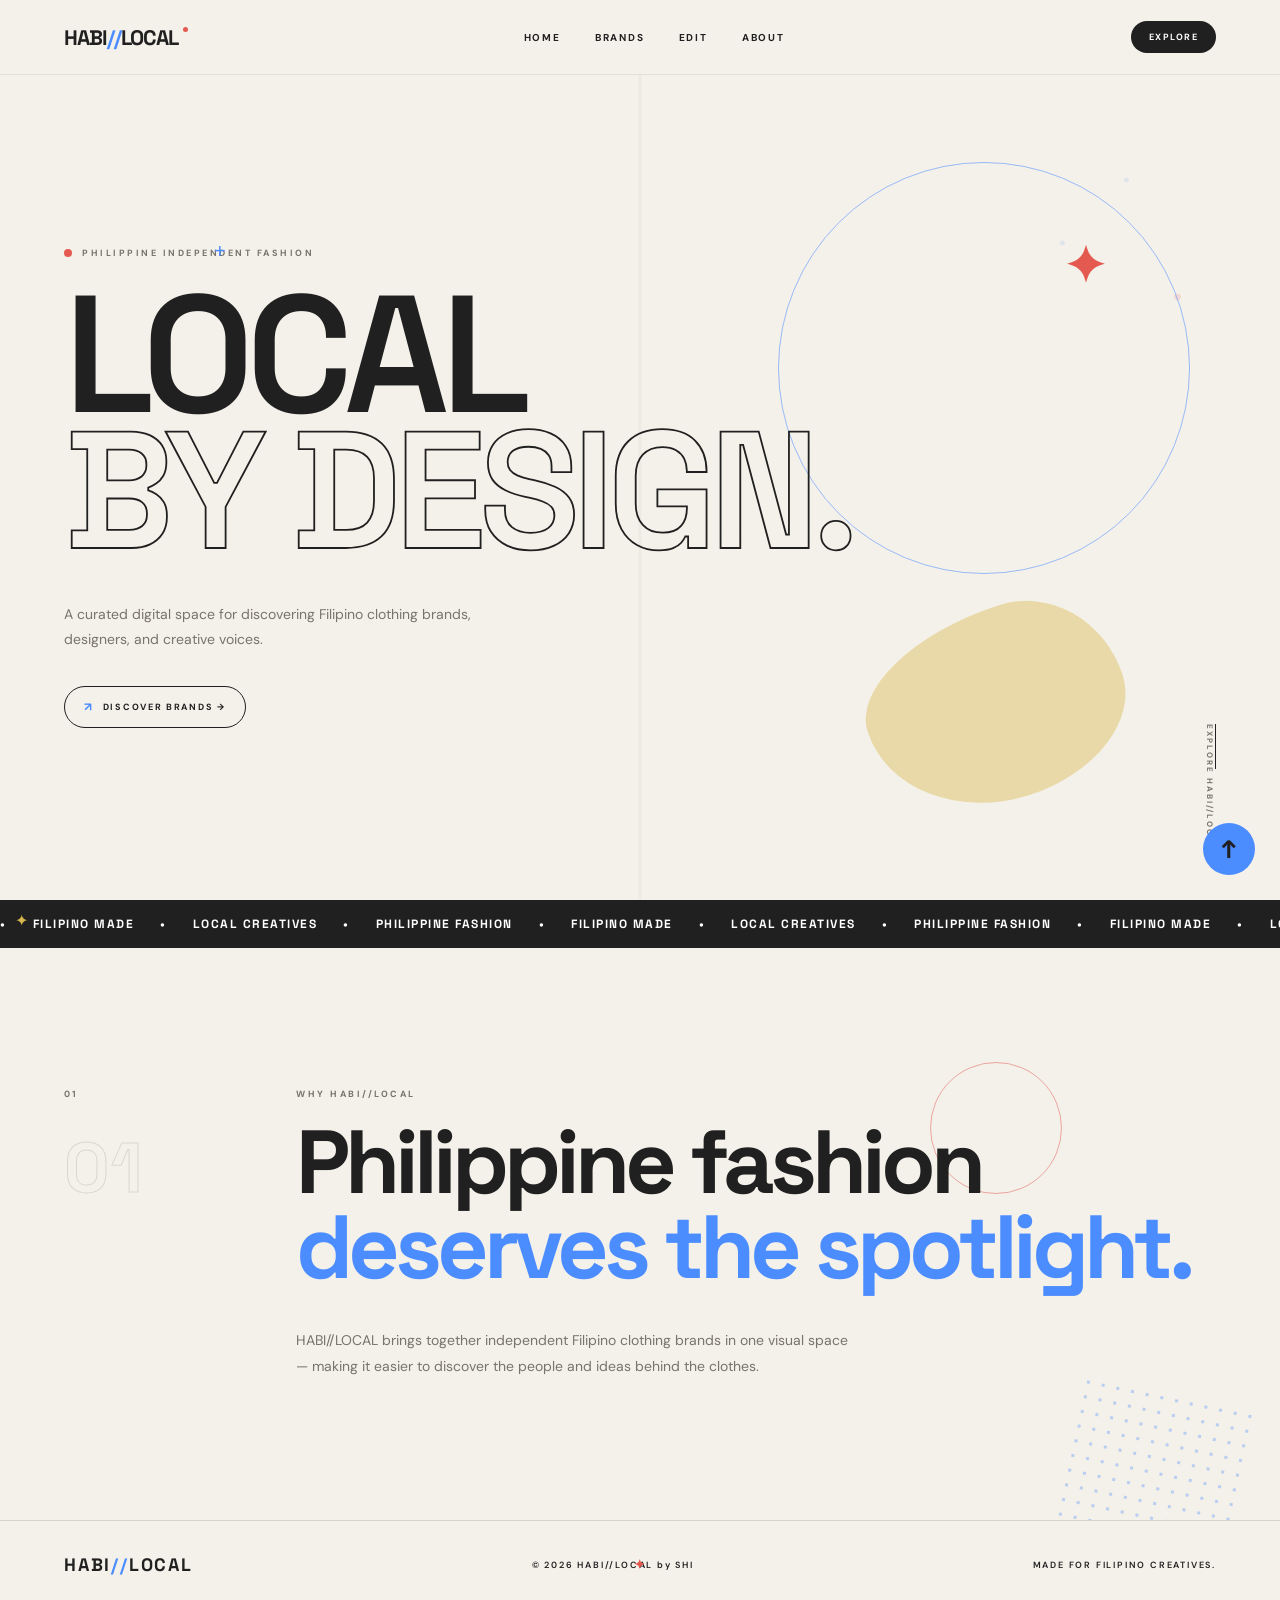
<file: index.html>
<!DOCTYPE html>
<html lang="en">

<head>
    <meta charset="UTF-8">
    <meta name="viewport" content="width=device-width, initial-scale=1.0">

    <title>HABI//LOCAL — Filipino Fashion</title>

    <link rel="stylesheet" href="style.css">

    <link rel="preconnect" href="https://fonts.googleapis.com">
    <link rel="preconnect" href="https://fonts.gstatic.com" crossorigin>

    <link
        href="https://fonts.googleapis.com/css2?family=DM+Sans:wght@400;500;600;700&family=Space+Grotesk:wght@400;500;600;700&display=swap"
        rel="stylesheet"
    >
</head>

<body>

    <!-- NAVIGATION -->
    <header class="navbar">

        <a href="index.html" class="logo">
            HABI<span>//</span>LOCAL
        </a>

      	 <nav>
    <a href="index.html">HOME</a>
    <a href="brands.html">BRANDS</a>
    <a href="edit.html">EDIT</a>
    <a href="about.html">ABOUT</a>
	</nav>

        <a href="brands.html" class="nav-button">
            EXPLORE
        </a>

    </header>


    <main>

        <!-- HERO -->
        <section class="hero">

            <div class="hero-small">
                <span></span>
                PHILIPPINE INDEPENDENT FASHION
            </div>

            <h1>
                LOCAL
                <br>
                <span>BY DESIGN.</span>
            </h1>

            <p class="hero-description">
                A curated digital space for discovering Filipino
                clothing brands, designers, and creative voices.
            </p>

            <a href="brands.html" class="hero-button">
                DISCOVER BRANDS →
            </a>

            <div class="hero-scroll">
                EXPLORE HABI//LOCAL ↓
            </div>

        </section>


        <!-- MARQUEE -->
        <section class="marquee">

            <div class="marquee-track">

                <span>•</span>
		<span>FILIPINO MADE</span>
                <span>•</span>
                <span>LOCAL CREATIVES</span>
                <span>•</span>
                <span>PHILIPPINE FASHION</span>
                <span>•</span>
                <span>FILIPINO MADE</span>
                <span>•</span>
                <span>LOCAL CREATIVES</span>
                <span>•</span>
                <span>PHILIPPINE FASHION</span>
   		<span>•</span>
		<span>FILIPINO MADE</span>
                <span>•</span>
                <span>LOCAL CREATIVES</span>
                <span>•</span>
                <span>PHILIPPINE FASHION</span>

            </div>

        </section>


        <!-- INTRO -->
        <section class="intro">

            <div class="section-number">
                01 
            </div>

            <div class="intro-content">

                <p class="eyebrow">
                    WHY HABI//LOCAL
                </p>

                <h2>
                    Philippine fashion
                    <span>deserves the spotlight.</span>
                </h2>

                <p class="intro-text">
                    HABI//LOCAL brings together independent Filipino
                    clothing brands in one visual space — making it
                    easier to discover the people and ideas behind
                    the clothes.
                </p>

            </div>

        </section>


     


    <!-- FOOTER -->
    <footer>

        <div class="footer-logo">
            HABI<span>//</span>LOCAL
        </div>

        <p>
            © 2026 HABI//LOCAL by SHI
        </p>

        <p>
            MADE FOR FILIPINO CREATIVES.
        </p>

    </footer>

<!-- BACK TO TOP BUTTON -->
<a href="#" class="back-to-top" aria-label="Back to top">
    ↑
</a>

</body>
</html>
</file>
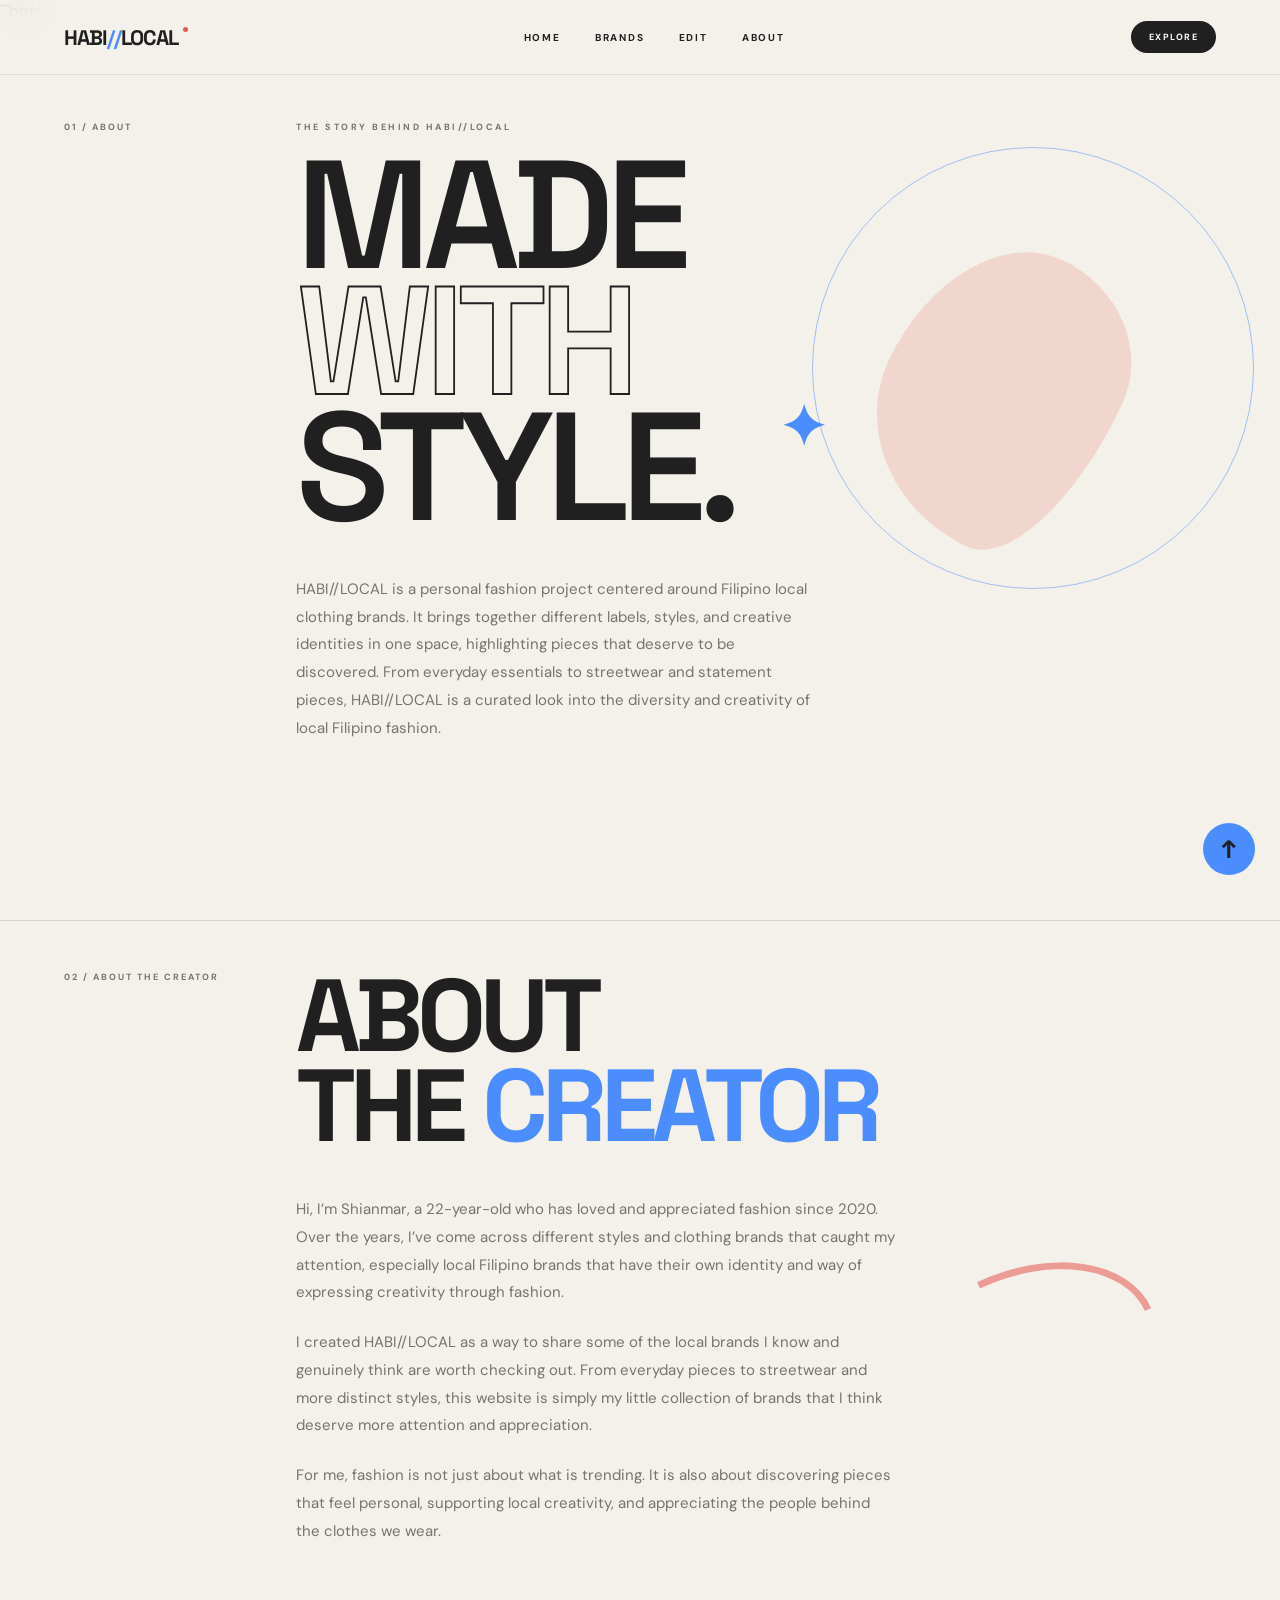
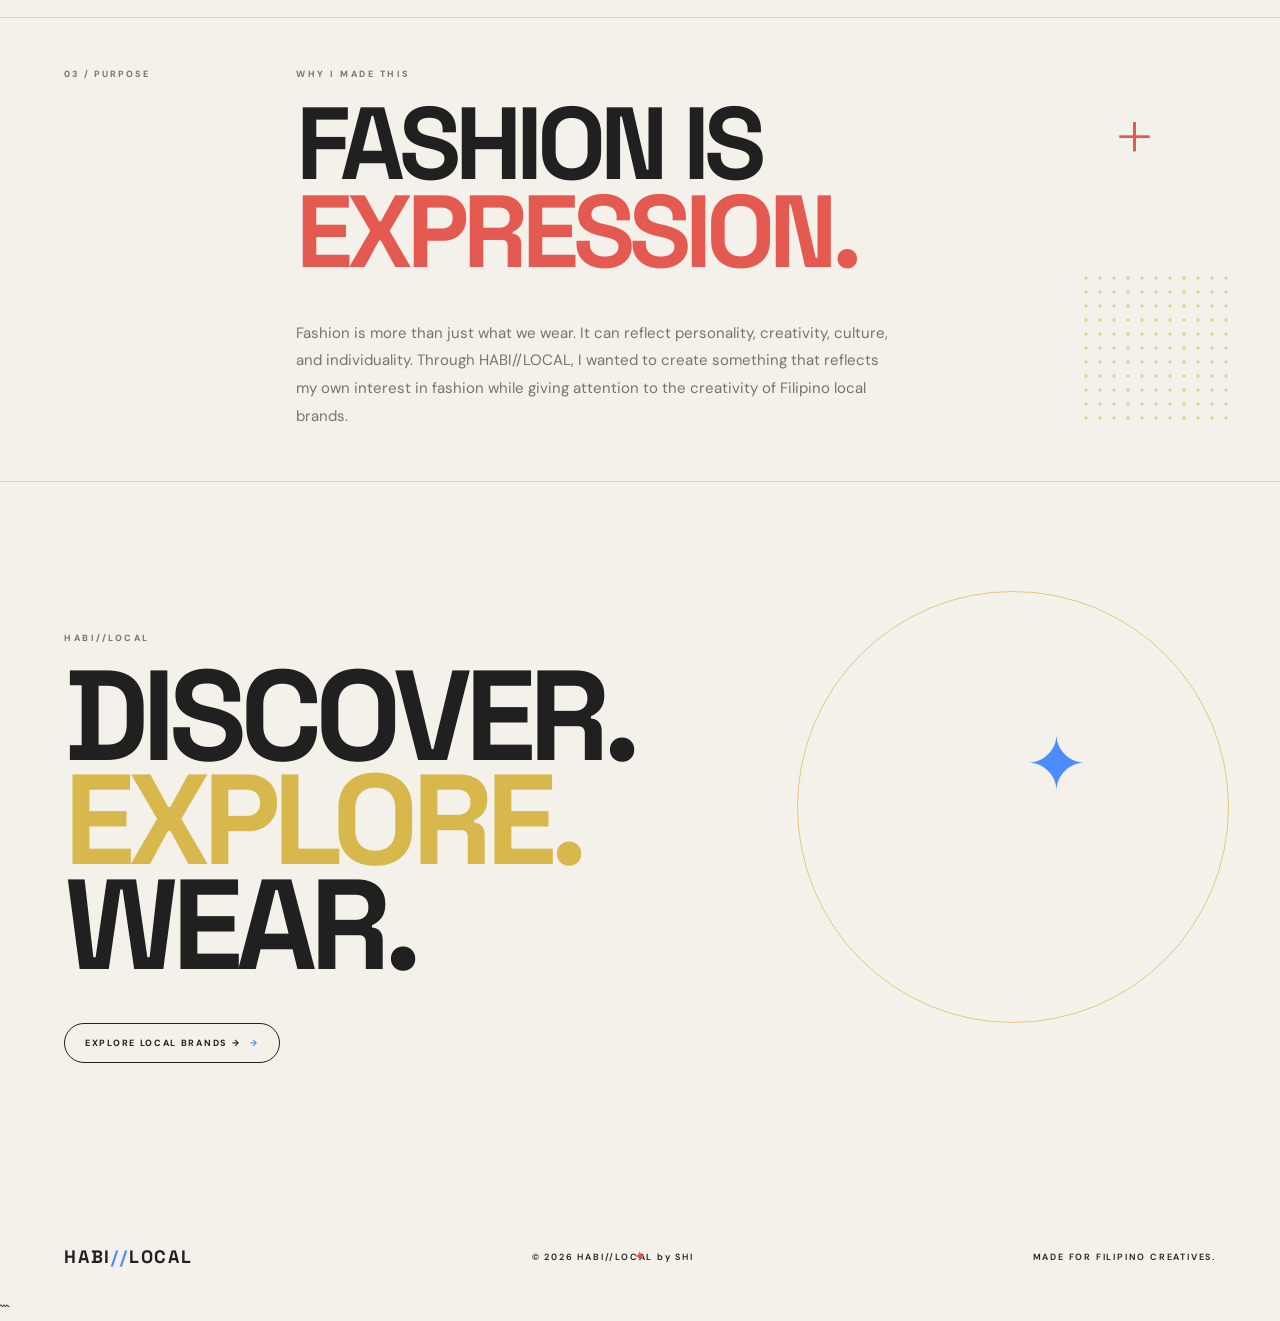
<file: about.html>
```html
<!DOCTYPE html>
<html lang="en">

<head>
    <meta charset="UTF-8">
    <meta name="viewport" content="width=device-width, initial-scale=1.0">

    <title>About — HABI//LOCAL</title>

    <link rel="stylesheet" href="style.css">

    <link rel="preconnect" href="https://fonts.googleapis.com">
    <link rel="preconnect" href="https://fonts.gstatic.com" crossorigin>

    <link
        href="https://fonts.googleapis.com/css2?family=DM+Sans:wght@400;500;600;700&family=Space+Grotesk:wght@400;500;600;700&display=swap"
        rel="stylesheet"
    >
</head>

<body>

    <!-- NAVIGATION -->
    <header class="navbar">

        <a href="index.html" class="logo">
            HABI<span>//</span>LOCAL
        </a>

	<nav>
    		<a href="index.html">HOME</a>
    		<a href="brands.html">BRANDS</a>
    		<a href="edit.html">EDIT</a>
   	 	<a href="about.html">ABOUT</a>
	</nav>

        <a href="brands.html" class="nav-button">
            EXPLORE
        </a>

    </header>


    <main>

        <!-- ABOUT HERO -->
        <section class="about-hero">

            <div class="section-number">
                01 / ABOUT
            </div>

            <div class="about-hero-content">

                <p class="eyebrow">
                    THE STORY BEHIND HABI//LOCAL
                </p>

                <h1>
                    MADE
                    <br>
                    <span>WITH</span>
                    <br>
                    STYLE.
                </h1>

                <p class="about-hero-text">
                    HABI//LOCAL is a personal fashion project centered around Filipino local clothing brands. 
It brings together different labels, styles, and creative identities in one space, highlighting pieces that deserve to be discovered. 
From everyday essentials to streetwear and statement pieces, HABI//LOCAL is a curated look into the diversity and creativity of local Filipino fashion.
                </p>

            </div>

        </section>


        <!-- ABOUT THE CREATOR -->
        <section class="creator-section">

    <div class="section-number">
        02 / ABOUT THE CREATOR
    </div>

    <div class="creator-content">

        <h2>
            ABOUT<br>
            THE <span>CREATOR</span>
        </h2>

        <div class="creator-text">

            <p>
                Hi, I’m Shianmar, a 22-year-old who has loved and appreciated
                fashion since 2020. Over the years, I’ve come across different
                styles and clothing brands that caught my attention, especially
                local Filipino brands that have their own identity and way of
                expressing creativity through fashion.
            </p>

            <p>
                I created HABI//LOCAL as a way to share some of the local brands
                I know and genuinely think are worth checking out. From everyday
                pieces to streetwear and more distinct styles, this website is
                simply my little collection of brands that I think deserve more
                attention and appreciation.
            </p>

            <p>
                For me, fashion is not just about what is trending. It is also
                about discovering pieces that feel personal, supporting local
                creativity, and appreciating the people behind the clothes we wear.
            </p>

        </div>

    </div>

</section>


        <!-- WHY I MADE THIS -->
        <section class="why-section">

            <div class="section-number">
                03 / PURPOSE
            </div>

            <div class="why-content">

                <p class="eyebrow">
                    WHY I MADE THIS
                </p>

                <h2>
                    FASHION IS
                    <br>
                    <span>EXPRESSION.</span>
                </h2>

                <p class="why-text">
                    Fashion is more than just what we wear. It can
                    reflect personality, creativity, culture, and
                    individuality. Through HABI//LOCAL, I wanted to
                    create something that reflects my own interest in
                    fashion while giving attention to the creativity
                    of Filipino local brands.
                </p>

            </div>

        </section>


        <!-- CLOSING -->
        <section class="about-closing">

            <p class="eyebrow">
                HABI//LOCAL
            </p>

            <h2>
                DISCOVER.
                <br>
                <span>EXPLORE.</span>
                <br>
                WEAR.
            </h2>

            <a href="brands.html" class="about-button">
                EXPLORE LOCAL BRANDS →
            </a>

        </section>

    </main>


    <!-- FOOTER -->
    <footer>

        <div class="footer-logo">
            HABI<span>//</span>LOCAL
        </div>

        <p>
            © 2026 HABI//LOCAL by SHI
        </p>

        <p>
            MADE FOR FILIPINO CREATIVES.
        </p>

    </footer>

<!-- BACK TO TOP BUTTON -->
<a href="#" class="back-to-top" aria-label="Back to top">
    ↑
</a>

</body>
</html>
```
</file>
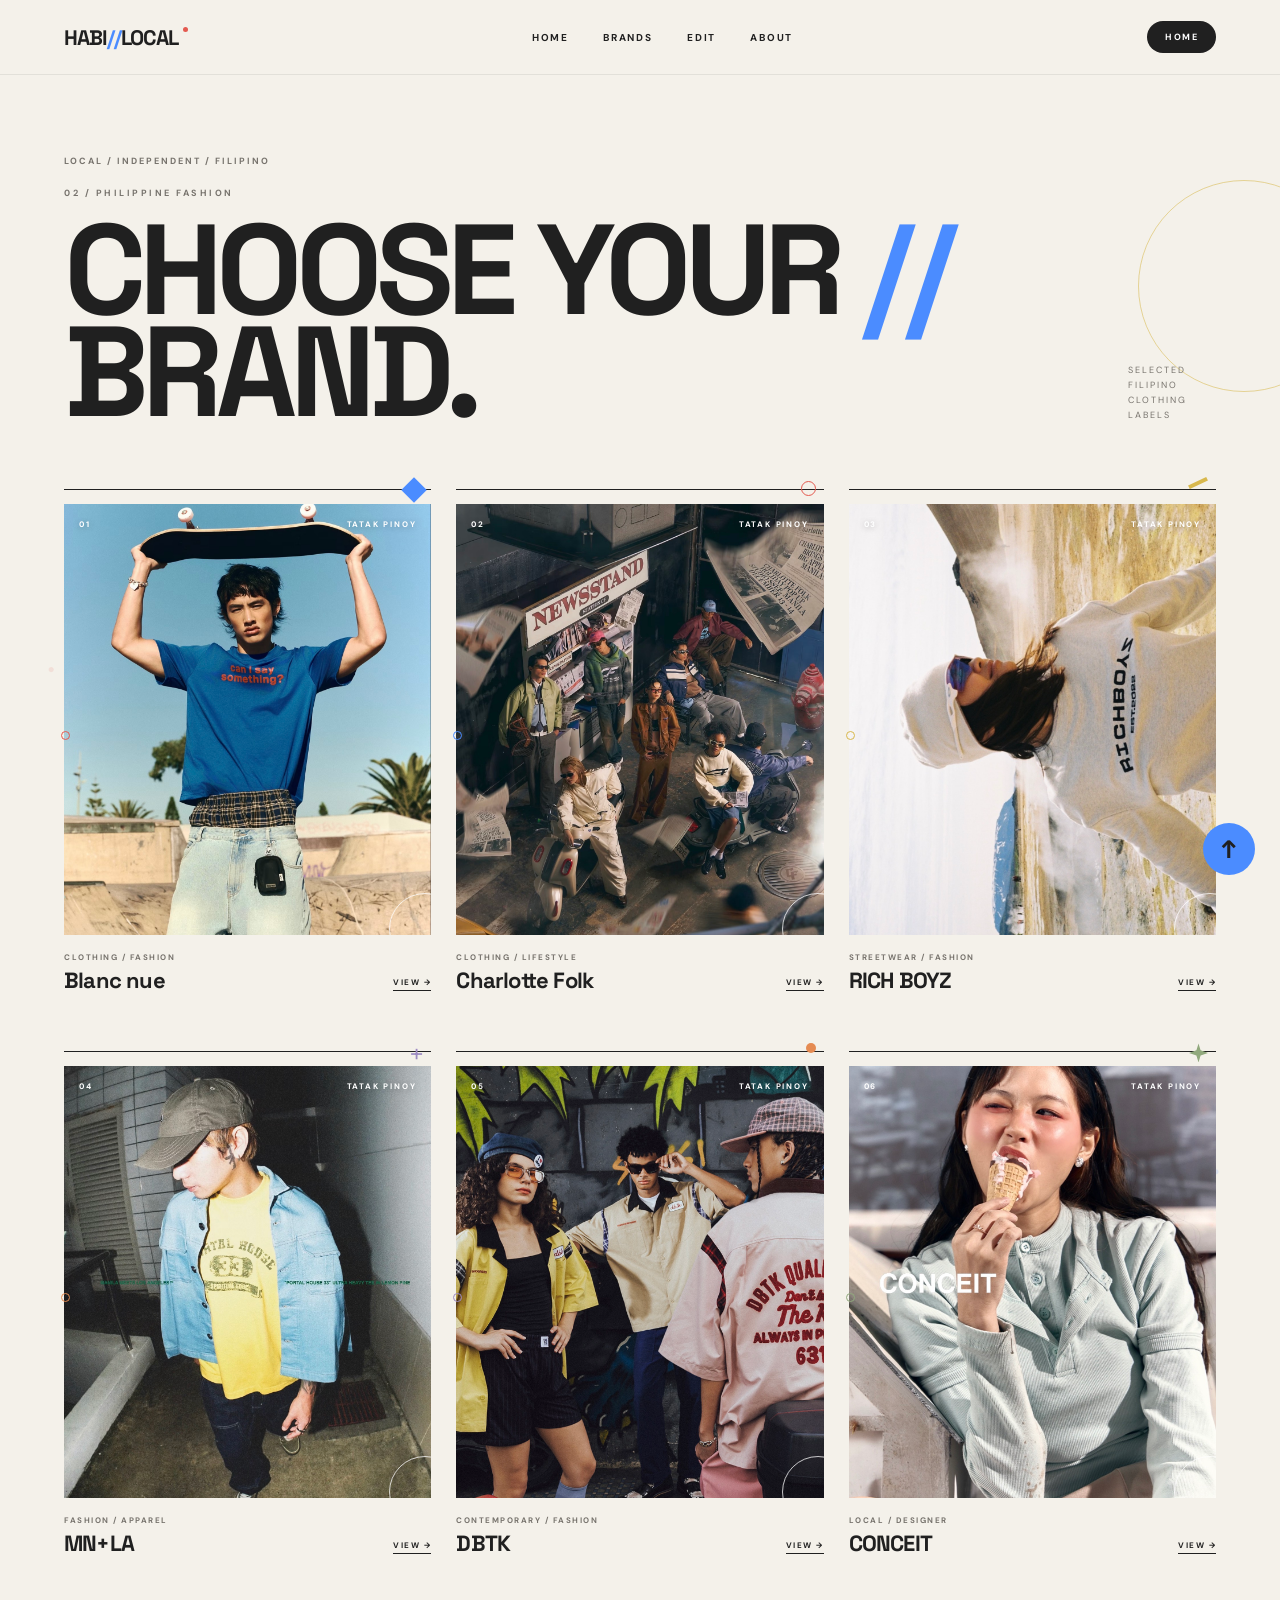
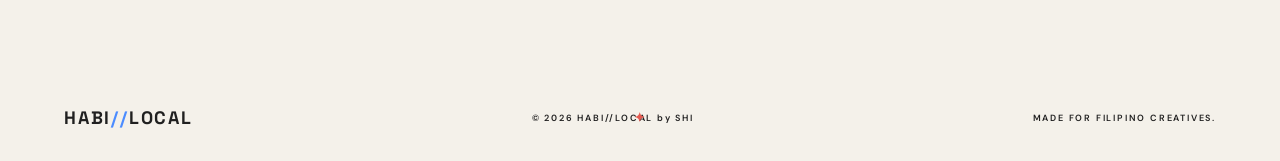
<file: brands.html>
<!DOCTYPE html>
<html lang="en">

<head>

    <meta charset="UTF-8">
    <meta name="viewport" content="width=device-width, initial-scale=1.0">

    <title>Brands — HABI//LOCAL</title>

    <link rel="stylesheet" href="./style.css">

    <link rel="preconnect" href="https://fonts.googleapis.com">
    <link rel="preconnect" href="https://fonts.gstatic.com" crossorigin>

    <link
        href="https://fonts.googleapis.com/css2?family=DM+Sans:wght@400;500;600;700&family=Space+Grotesk:wght@400;500;600;700&display=swap"
        rel="stylesheet"
    >

</head>


<body>


    <!-- NAVIGATION -->

    <header class="navbar">

        <a href="index.html" class="logo">
            HABI<span>//</span>LOCAL
        </a>


<nav>
    <a href="index.html">HOME</a>
    <a href="brands.html">BRANDS</a>
    <a href="edit.html">EDIT</a>
    <a href="about.html">ABOUT</a>
</nav>


        <a href="index.html" class="nav-button">
            HOME
        </a>

    </header>



    <main>


        <!-- BRANDS -->

        <section class="brands-section">


            <div class="section-header">


                <div>

                    <p class="eyebrow">
                        02 / PHILIPPINE FASHION
                    </p>


                    <h2>

                        CHOOSE YOUR <span>//</span> BRAND.

                    </h2>

                </div>


                <p class="section-note">

                    SELECTED FILIPINO
                    <br>
                    CLOTHING LABELS

                </p>

            </div>



            <!-- =================================
                 BRAND GRID
            ================================== -->

            <div class="brand-grid">



                <!-- BRAND 01 -->

                <article class="brand-card">

                    <div class="brand-image">

                        <div class="brand-slides">

                            <img
                                src="images/blanc-nue-1.jpg"
                                alt="Blanc nue"
                            >

                            <img
                                src="images/blanc-nue-2.jpg"
                                alt="Blanc nue"
                            >

                            <img
                                src="images/blanc-nue-3.jpg"
                                alt="Blanc nue"
                            >

                        </div>


                        <div class="image-overlay">

                            <span>01</span>

                            <span>
                                TATAK PINOY
                            </span>

                        </div>

                    </div>


                    <div class="brand-info">

                        <div>

                            <p class="brand-category">
                                CLOTHING / FASHION
                            </p>


                            <h3>
                                Blanc nue
                            </h3>

                        </div>


                        <!-- REPLACE WITH OFFICIAL LINK -->

                        <a
                            href="https://www.instagram.com/blanc.nue/?hl=en"
                            target="_blank"
                            rel="noopener noreferrer"
                            class="brand-link"
                        >
                            VIEW →
                        </a>

                    </div>

                </article>



                <!-- BRAND 02 -->

                <article class="brand-card">

                    <div class="brand-image">

                        <div class="brand-slides">

                            <img
                                src="images/charlotte-folk-1.jpg"
                                alt="Charlotte Folk"
                            >

                            <img
                                src="images/charlotte-folk-2.jpg"
                                alt="Charlotte Folk"
                            >

                            <img
                                src="images/charlotte-folk-3.jpg"
                                alt="Charlotte Folk"
                            >

                        </div>


                        <div class="image-overlay">

                            <span>02</span>

                            <span>
                                TATAK PINOY
                            </span>

                        </div>

                    </div>


                    <div class="brand-info">

                        <div>

                            <p class="brand-category">
                                CLOTHING / LIFESTYLE
                            </p>


                            <h3>
                                Charlotte Folk
                            </h3>

                        </div>


                        <!-- REPLACE WITH OFFICIAL LINK -->

                        <a
                            href="https://charlottefolk.co"
                            target="_blank"
                            rel="noopener noreferrer"
                            class="brand-link"
                        >
                            VIEW →
                        </a>

                    </div>

                </article>



                <!-- BRAND 03 -->

                <article class="brand-card">

                    <div class="brand-image">

                        <div class="brand-slides">

                            <img
                                src="images/RICHBOYZ-1.jpg"
                                alt="RICH BOYZ"
                            >

                            <img
                                src="images/RICHBOYZ-2.jpg"
                                alt="RICH BOYZ"
                            >

                            <img
                                src="images/RICHBOYZ-3.jpg"
                                alt="RICH BOYZ"
                            >

                        </div>


                        <div class="image-overlay">

                            <span>03</span>

                            <span>
                                TATAK PINOY
                            </span>

                        </div>

                    </div>


                    <div class="brand-info">

                        <div>

                            <p class="brand-category">
                                STREETWEAR / FASHION
                            </p>


                            <h3>
                                RICH BOYZ
                            </h3>

                        </div>


                        <!-- REPLACE WITH OFFICIAL LINK -->

                        <a
                            href="https://richboyz.com"
                            target="_blank"
                            rel="noopener noreferrer"
                            class="brand-link"
                        >
                            VIEW →
                        </a>

                    </div>

                </article>



                <!-- MN+LA -->

                <article class="brand-card">

                    <div class="brand-image">

                        <div class="brand-slides">

                            <img
                                src="images/MNLA-1.jpg"
                                alt="MN+LA"
                            >

                            <img
                                src="images/MNLA-2.jpg"
                                alt="MN+LA"
                            >

                            <img
                                src="images/MNLA-3.jpg"
                                alt="MN+LA"
                            >

                        </div>


                        <div class="image-overlay">

                            <span>04</span>

                            <span>
                                TATAK PINOY
                            </span>

                        </div>

                    </div>


                    <div class="brand-info">

                        <div>

                            <p class="brand-category">
                                FASHION / APPAREL
                            </p>


                            <h3>
                                MN+LA
                            </h3>

                        </div>


                        <!-- REPLACE WITH OFFICIAL LINK -->

                        <a
                            href="https://mn-la.com"
                            target="_blank"
                            rel="noopener noreferrer"
                            class="brand-link"
                        >
                            VIEW →
                        </a>

                    </div>

                </article>



                <!-- DBTK -->

                <article class="brand-card">

                    <div class="brand-image">

                        <div class="brand-slides">

                            <img
                                src="images/DBTK-1.jpg"
                                alt="DBTK"
                            >

                            <img
                                src="images/DBTK-2.jpg"
                                alt="DBTK"
                            >

                            <img
                                src="images/DBTK-3.jpg"
                                alt="DBTK"
                            >

                        </div>


                        <div class="image-overlay">

                            <span>05</span>

                            <span>
                                TATAK PINOY
                            </span>

                        </div>

                    </div>


                    <div class="brand-info">

                        <div>

                            <p class="brand-category">
                                CONTEMPORARY / FASHION
                            </p>


                            <h3>
                            	 DBTK
                            </h3>

                        </div>


                        <!-- REPLACE WITH OFFICIAL LINK -->

                        <a
                            href="https://dbtkco.com"
                            target="_blank"
                            rel="noopener noreferrer"
                            class="brand-link"
                        >
                            VIEW →
                        </a>

                    </div>

                </article>



                <!-- CONCEIT -->

                <article class="brand-card">

                    <div class="brand-image">

                        <div class="brand-slides">

                            <img
                                src="images/CONCEIT-1.jpg"
                                alt="CONCEIT"
                            >

                            <img
                                src="images/CONCEIT-2.jpg"
                                alt="CONCEIT"
                            >

                            <img
                                src="images/CONCEIT-3.jpg"
                                alt="CONCEIT"
                            >

                        </div>


                        <div class="image-overlay">

                            <span>06</span>

                            <span>
                                TATAK PINOY
                            </span>

                        </div>

                    </div>


                    <div class="brand-info">

                        <div>

                            <p class="brand-category">
                                LOCAL / DESIGNER
                            </p>


                            <h3>
                                CONCEIT
                            </h3>

                        </div>


                        <!-- REPLACE WITH OFFICIAL LINK -->

                        <a
                            href="https://www.instagram.com/conceitofficial/?hl=en"
                            target="_blank"
                            rel="noopener noreferrer"
                            class="brand-link"
                        >
                            VIEW →
                        </a>

                    </div>

                </article>


            </div>

        </section>

    </main>



    <!-- FOOTER -->

    <footer>

        <div class="footer-logo">
            HABI<span>//</span>LOCAL
        </div>

        <p>
            © 2026 HABI//LOCAL by SHI
        </p>

        <p>
            MADE FOR FILIPINO CREATIVES.
        </p>

    </footer>

<script>

    const brandCards = document.querySelectorAll(".brand-card");

    brandCards.forEach((card) => {

        const slides = card.querySelectorAll(".brand-slides img");

        let currentSlide = 0;

        function showSlide(index) {

            slides.forEach((slide, i) => {

                slide.style.opacity = i === index ? "1" : "0";

            });

        }

        /* Show first image immediately */
        showSlide(0);

        /* Automatically change images */
        setInterval(() => {

            currentSlide++;

            if (currentSlide >= slides.length) {
                currentSlide = 0;
            }

            showSlide(currentSlide);

        }, 1500);

    });

</script>

<!-- BACK TO TOP BUTTON -->
<a href="#" class="back-to-top" aria-label="Back to top">
    ↑
</a>

</body>

</html>
</file>
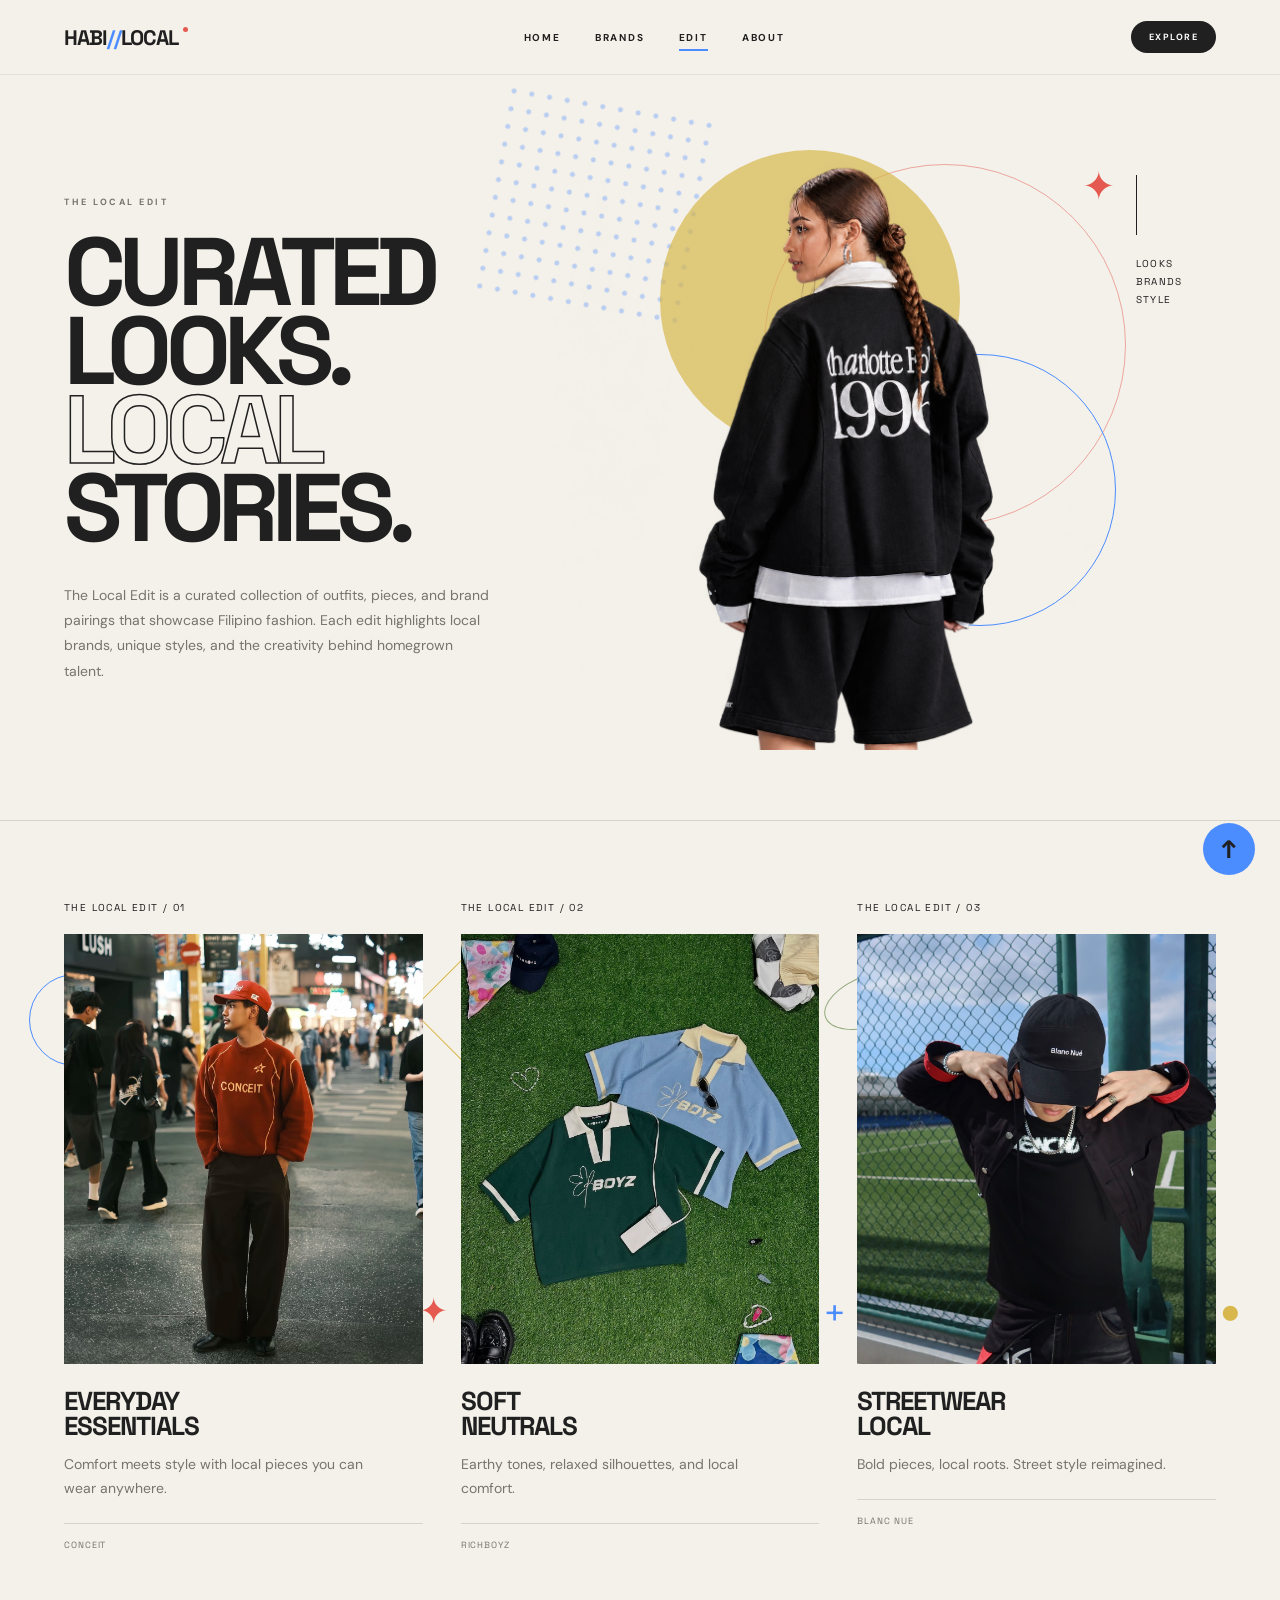
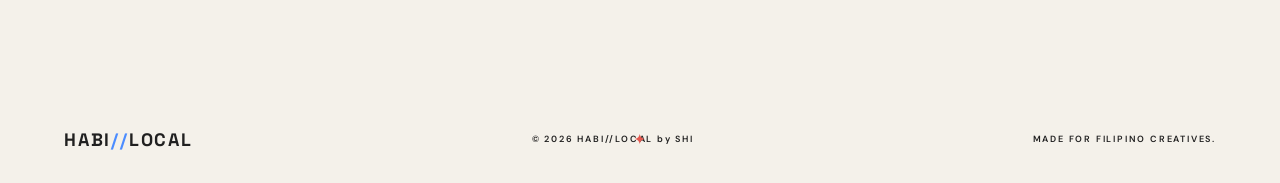
<file: edit.html>
<!DOCTYPE html>
<html lang="en">

<head>
    <meta charset="UTF-8">
    <meta name="viewport" content="width=device-width, initial-scale=1.0">

    <title>The Local Edit — HABI//LOCAL</title>

    <link rel="stylesheet" href="style.css">

    <link rel="preconnect" href="https://fonts.googleapis.com">
    <link rel="preconnect" href="https://fonts.gstatic.com" crossorigin>

    <link
        href="https://fonts.googleapis.com/css2?family=DM+Sans:wght@400;500;600;700&family=Space+Grotesk:wght@400;500;600;700&display=swap"
        rel="stylesheet"
    >
</head>

<body>

    <!-- NAVIGATION -->
    <header class="navbar">

        <a href="index.html" class="logo">
            HABI<span>//</span>LOCAL
        </a>

        <nav>
            <a href="index.html">HOME</a>
            <a href="brands.html">BRANDS</a>
            <a href="edit.html" class="active">EDIT</a>
            <a href="about.html">ABOUT</a>
        </nav>

        <a href="brands.html" class="nav-button">
            EXPLORE
        </a>

    </header>


    <main>

        <!-- =========================================
             EDIT HERO
        ========================================== -->

        <section class="edit-hero">

            <div class="edit-hero-text">

                <p class="eyebrow">
                    THE LOCAL EDIT
                </p>

                <h1>
                    CURATED
                    <br>
                    LOOKS.
                    <br>
                    <span>LOCAL</span>
                    <br>
                    STORIES.
                </h1>

                <p class="edit-description">
                    The Local Edit is a curated collection of
                    outfits, pieces, and brand pairings that
                    showcase Filipino fashion. Each edit
                    highlights local brands, unique styles,
                    and the creativity behind homegrown talent.
                </p>

            </div>


            <div class="edit-hero-visual">

                <div class="circle circle-yellow"></div>
                <div class="circle circle-pink"></div>

                <img
                    src="images/editcolet.jpg"
                    alt="Filipino fashion look"
                >

            </div>


            <div class="edit-hero-number">
       
                <div class="number-line"></div>

                <p>
                    LOOKS<br>
                    BRANDS<br>
                    STYLE
                </p>
            </div>

        </section>


        <!-- =========================================
             LOCAL EDITS
        ========================================== -->

        <section class="edits-section">

            <!-- EDIT 01 -->
            <article class="edit-card">

                <p class="edit-number">
                    THE LOCAL EDIT / 01
                </p>

                <div class="edit-image-wrap">

                    <div class="circle card-blue"></div>

                    <img
                        src="images/edit1.jpg"
                        alt="Everyday Filipino fashion"
                    >

                </div>

                <h2>
                    EVERYDAY
                    <br>
                    ESSENTIALS
                </h2>

                <p class="edit-card-description">
                    Comfort meets style with local pieces
                    you can wear anywhere.
                </p>

                <p class="brands-used">
                    CONCEIT
                </p>

           

            </article>


            <!-- EDIT 02 -->
            <article class="edit-card">

                <p class="edit-number">
                    THE LOCAL EDIT / 02
                </p>

                <div class="edit-image-wrap">

                    <div class="circle card-yellow"></div>

                    <img
                        src="images/edit2.jpg"
                        alt="Soft neutral Filipino fashion"
                    >

                </div>

                <h2>
                    SOFT
                    <br>
                    NEUTRALS
                </h2>

                <p class="edit-card-description">
                    Earthy tones, relaxed silhouettes,
                    and local comfort.
                </p>

                <p class="brands-used">
                   RICHBOYZ
                </p>

              

            </article>


            <!-- EDIT 03 -->
            <article class="edit-card">

                <p class="edit-number">
                    THE LOCAL EDIT / 03
                </p>

                <div class="edit-image-wrap">

                    <div class="circle card-green"></div>

                    <img
                        src="images/edit3.jpg"
                        alt="Filipino streetwear fashion"
                    >

                </div>

                <h2>
                    STREETWEAR
                    <br>
                    LOCAL
                </h2>

                <p class="edit-card-description">
                    Bold pieces, local roots.                        

                    Street style reimagined.

                </p>

                <p class="brands-used">
                    BLANC NUE
                </p>

          

            </article>

        </section>



    <!-- FOOTER -->

    <footer>

        <div class="footer-logo">
            HABI<span>//</span>LOCAL
        </div>

        <p>
            © 2026 HABI//LOCAL by SHI
        </p>

        <p>
            MADE FOR FILIPINO CREATIVES.
        </p>

    </footer>

<!-- BACK TO TOP BUTTON -->
<a href="#" class="back-to-top" aria-label="Back to top">
    ↑
</a>

</body>

</html>
</file>
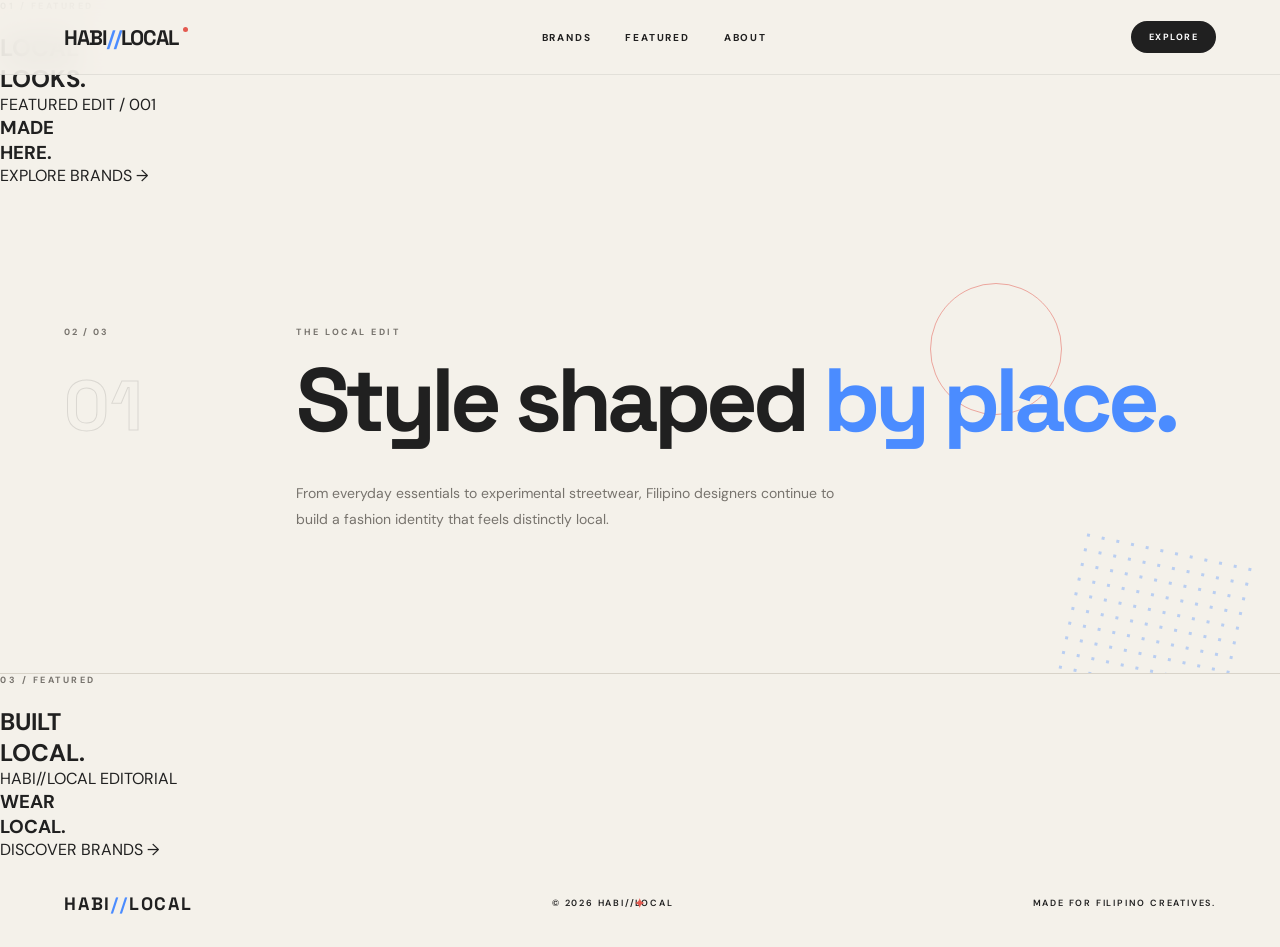
<file: featured.html>
<!DOCTYPE html>
<html lang="en">

<head>
    <meta charset="UTF-8">
    <meta name="viewport" content="width=device-width, initial-scale=1.0">

    <title>Featured — HABI//LOCAL</title>

    <link rel="stylesheet" href="style.css">

    <link rel="preconnect" href="https://fonts.googleapis.com">
    <link rel="preconnect" href="https://fonts.gstatic.com" crossorigin>

    <link
        href="https://fonts.googleapis.com/css2?family=DM+Sans:wght@400;500;600;700&family=Space+Grotesk:wght@400;500;600;700&display=swap"
        rel="stylesheet"
    >
</head>

<body>

    <!-- NAVIGATION -->
    <header class="navbar">

        <a href="index.html" class="logo">
            HABI<span>//</span>LOCAL
        </a>

        <nav>
            <a href="brands.html">BRANDS</a>
            <a href="featured.html">FEATURED</a>
            <a href="about.html">ABOUT</a>
        </nav>

        <a href="brands.html" class="nav-button">
            EXPLORE
        </a>

    </header>


    <main>

        <!-- FEATURED INTRO -->
        <section class="featured">

            <div class="featured-title">

                <p class="eyebrow">
                    01 / FEATURED
                </p>

                <h2>
                    LOCAL
                    <br>
                    <span>LOOKS.</span>
                </h2>

            </div>


            <!-- FEATURED IMAGE -->
            <div class="featured-image">

                <div class="featured-overlay">

                    <p>
                        FEATURED EDIT / 001
                    </p>

                    <h3>
                        MADE
                        <br>
                        HERE.
                    </h3>

                    <a href="brands.html">
                        EXPLORE BRANDS →
                    </a>

                </div>

            </div>

        </section>


        <!-- FEATURED TEXT -->
        <section class="intro">

            <div class="section-number">
                02 / 03
            </div>

            <div class="intro-content">

                <p class="eyebrow">
                    THE LOCAL EDIT
                </p>

                <h2>
                    Style shaped
                    <span>by place.</span>
                </h2>

                <p class="intro-text">
                    From everyday essentials to experimental
                    streetwear, Filipino designers continue to build
                    a fashion identity that feels distinctly local.
                </p>

            </div>

        </section>


        <!-- SECOND FEATURED IMAGE -->
        <section class="featured">

            <div class="featured-title">

                <p class="eyebrow">
                    03 / FEATURED
                </p>

                <h2>
                    BUILT
                    <br>
                    <span>LOCAL.</span>
                </h2>

            </div>

            <div class="featured-image">

                <div class="featured-overlay">

                    <p>
                        HABI//LOCAL EDITORIAL
                    </p>

                    <h3>
                        WEAR
                        <br>
                        LOCAL.
                    </h3>

                    <a href="brands.html">
                        DISCOVER BRANDS →
                    </a>

                </div>

            </div>

        </section>

    </main>


    <!-- FOOTER -->
    <footer>

        <div class="footer-logo">
            HABI<span>//</span>LOCAL
        </div>

        <p>
            © 2026 HABI//LOCAL
        </p>

        <p>
            MADE FOR FILIPINO CREATIVES.
        </p>

    </footer>

</body>
</html>
</file>
<file: style.css>
/* =========================================================
   HABI//LOCAL
   PHILIPPINE LOCAL FASHION DIRECTORY
   EDITORIAL / STREETWEAR / GRAPHIC
========================================================= */


/* =========================================================
   RESET
========================================================= */

* {
    margin: 0;
    padding: 0;
    box-sizing: border-box;
}

html {
    scroll-behavior: smooth;
}

body {
    background: #f4f1ea;
    color: #202020;
    font-family: "DM Sans", sans-serif;
    overflow-x: hidden;
}

a {
    color: inherit;
    text-decoration: none;
}

img {
    display: block;
    width: 100%;
}

::selection {
    background: #202020;
    color: #f4f1ea;
}


/* =========================================================
   VARIABLES
========================================================= */

:root {

    --cream: #f4f1ea;
    --paper: #faf8f3;
    --black: #202020;
    --soft-black: #353535;

    --blue: #4b8cff;
    --red: #e45a50;
    --yellow: #d8b84d;
    --orange: #e58b52;
    --green: #91a97d;
    --purple: #9d8bc2;

    --muted: #77736d;
    --line: #d8d3c9;

}


/* =========================================================
   NAVIGATION
========================================================= */

.navbar {
    position: fixed;
    top: 0;
    left: 0;
    width: 100%;

    padding: 21px 5vw;

    display: flex;
    align-items: center;
    justify-content: space-between;

    background: rgba(244, 241, 234, 0.88);
    backdrop-filter: blur(15px);
    -webkit-backdrop-filter: blur(15px);

    border-bottom: 1px solid rgba(32, 32, 32, 0.08);

    z-index: 1000;
}

.logo {
    font-family: "Space Grotesk", sans-serif;
    font-size: 21px;
    font-weight: 700;
    letter-spacing: -1px;
    position: relative;
}

.logo span {
    color: var(--blue);
}

.logo::after {
    content: "";
    position: absolute;
    width: 5px;
    height: 5px;
    background: var(--red);
    border-radius: 50%;
    right: -10px;
    top: 3px;
}

.navbar nav {
    display: flex;
    align-items: center;
    gap: 34px;
}

.navbar nav a {
    position: relative;
    font-size: 10px;
    font-weight: 700;
    letter-spacing: 1.8px;
    transition: 0.25s ease;
}

.navbar nav a::after {
    content: "";
    position: absolute;
    left: 0;
    bottom: -7px;
    width: 0;
    height: 2px;
    background: var(--blue);
    transition: width 0.25s ease;
}

.navbar nav a:hover::after,
.navbar nav a.active::after {
    width: 100%;
}

.nav-button {
    padding: 10px 18px;
    background: var(--black);
    color: white;
    border-radius: 100px;

    font-size: 9px;
    font-weight: 700;
    letter-spacing: 1.5px;

    transition: 0.25s ease;
}

.nav-button:hover {
    background: var(--blue);
    transform: translateY(-2px);
}


/* =========================================================
   GENERAL
========================================================= */

.eyebrow {
    margin-bottom: 20px;

    font-size: 9px;
    font-weight: 700;
    letter-spacing: 2.5px;

    color: var(--muted);
}

.section-number {
    font-size: 9px;
    font-weight: 700;
    letter-spacing: 2px;
    color: var(--muted);

    position: relative;
}


/* =========================================================
   GRAPHIC ELEMENTS
========================================================= */

@keyframes floatShape {
    0% {
        transform: translateY(0) rotate(0deg);
    }

    50% {
        transform: translateY(-10px) rotate(4deg);
    }

    100% {
        transform: translateY(0) rotate(0deg);
    }
}

@keyframes spinSlow {
    from {
        transform: rotate(0deg);
    }

    to {
        transform: rotate(360deg);
    }
}

@keyframes pulseDot {
    0%,
    100% {
        transform: scale(1);
        opacity: 0.8;
    }

    50% {
        transform: scale(1.5);
        opacity: 1;
    }
}

@keyframes drift {
    0% {
        transform: translateX(0);
    }

    50% {
        transform: translateX(10px);
    }

    100% {
        transform: translateX(0);
    }
}


/* =========================================================
   HOME — HERO
========================================================= */

.hero {
    min-height: 100vh;

    padding: 165px 5vw 90px;

    display: flex;
    flex-direction: column;
    justify-content: center;

    position: relative;
    overflow: hidden;

    background:
        radial-gradient(circle at 88% 20%,
            rgba(75, 140, 255, 0.12) 0 2px,
            transparent 3px),
        radial-gradient(circle at 83% 27%,
            rgba(75, 140, 255, 0.12) 0 2px,
            transparent 3px),
        radial-gradient(circle at 92% 33%,
            rgba(228, 90, 80, 0.15) 0 3px,
            transparent 4px),
        linear-gradient(90deg,
            transparent 49.8%,
            rgba(32,32,32,0.04) 50%,
            transparent 50.2%);
}


/* LARGE RING */

.hero::before {
    content: "";

    position: absolute;

    width: 410px;
    height: 410px;

    right: 7%;
    top: 18%;

    border: 1px solid rgba(75, 140, 255, 0.55);
    border-radius: 50%;

    z-index: 0;

    animation: spinSlow 25s linear infinite;
}


/* IRREGULAR COLOR BLOB */

.hero::after {
    content: "";

    position: absolute;

    width: 260px;
    height: 190px;

    right: 12%;
    bottom: 11%;

    background: rgba(216, 184, 77, 0.42);

    border-radius:
        63% 37% 48% 52% /
        42% 55% 45% 58%;

    transform: rotate(-18deg);

    z-index: 0;

    animation: floatShape 7s ease-in-out infinite;
}


/* HERO SMALL */

.hero-small {
    display: flex;
    align-items: center;
    gap: 10px;

    margin-bottom: 28px;

    font-size: 9px;
    font-weight: 700;
    letter-spacing: 2.5px;

    color: var(--muted);

    position: relative;
    z-index: 2;
}

.hero-small span {
    width: 8px;
    height: 8px;

    background: var(--red);
    border-radius: 50%;

    animation: pulseDot 2.5s ease-in-out infinite;
}


/* CROSS MARK */

.hero-small::after {
    content: "+";

    position: absolute;
    left: 150px;
    top: -7px;

    font-family: Arial, sans-serif;
    font-size: 20px;
    font-weight: 300;

    color: var(--blue);
}


/* HERO TITLE */

.hero h1 {
    max-width: 1100px;

    font-family: "Space Grotesk", sans-serif;

    font-size: clamp(75px, 13vw, 180px);

    line-height: 0.82;

    letter-spacing: -8px;

    font-weight: 600;

    position: relative;
    z-index: 2;
}

.hero h1 span {
    color: transparent;
    -webkit-text-stroke: 1.8px var(--black);
}


/* LITTLE STAR */

.hero h1::after {
    content: "✦";

    position: absolute;

    right: 6%;
    top: -15%;

    color: var(--red);

    font-size: 50px;

    animation: floatShape 5s ease-in-out infinite;
}


/* DESCRIPTION */

.hero-description {
    max-width: 470px;

    margin-top: 42px;

    color: var(--muted);

    font-size: 14px;
    line-height: 1.8;

    position: relative;
    z-index: 2;
}


/* BUTTON */

.hero-button {
    display: inline-flex;
    align-items: center;

    width: fit-content;

    margin-top: 34px;

    padding: 12px 19px;

    border: 1px solid var(--black);
    border-radius: 100px;

    font-size: 9px;
    font-weight: 700;
    letter-spacing: 1.7px;

    transition: 0.25s ease;

    position: relative;
    z-index: 2;
}

.hero-button::before {
    content: "↗";

    margin-right: 9px;

    font-size: 12px;
    color: var(--blue);
}

.hero-button:hover {
    background: var(--black);
    color: white;
    transform: translateY(-3px);
}


/* SCROLL */

.hero-scroll {
    position: absolute;

    right: 5vw;
    bottom: 35px;

    font-size: 8px;
    font-weight: 700;
    letter-spacing: 2px;

    color: var(--muted);

    writing-mode: vertical-rl;
}

.hero-scroll::before {
    content: "";

    display: block;

    width: 1px;
    height: 45px;

    background: var(--black);

    margin-bottom: 10px;
}


/* =========================================================
   MARQUEE
========================================================= */

.marquee {
    overflow: hidden;

    border-top: 1px solid var(--black);
    border-bottom: 1px solid var(--black);

    background: var(--black);

    padding: 15px 0;

    position: relative;
}

.marquee::before {
    content: "✦";

    position: absolute;
    left: 15px;
    top: 9px;

    color: var(--yellow);
    font-size: 16px;

    z-index: 2;
}

.marquee-track {
    width: max-content;

    display: flex;
    gap: 26px;

    font-family: "Space Grotesk", sans-serif;

    font-size: 12px;
    font-weight: 700;
    letter-spacing: 1.5px;

    color: white;

    animation: marqueeMove 22s linear infinite;
}

@keyframes marqueeMove {
    from {
        transform: translateX(0);
    }

    to {
        transform: translateX(-30%);
    }
}


/* =========================================================
   HOME — INTRO
========================================================= */

.intro {
    display: grid;

    grid-template-columns: 18% 82%;

    gap: 25px;

    padding: 140px 5vw;

    border-bottom: 1px solid var(--line);

    position: relative;
    overflow: hidden;
}


/* BACKGROUND DOT FIELD */

.intro::before {
    content: "";

    position: absolute;

    width: 180px;
    height: 180px;

    right: 3%;
    bottom: -50px;

    background:
        radial-gradient(
            circle,
            var(--blue) 1.5px,
            transparent 2px
        );

    background-size: 15px 15px;

    opacity: 0.35;

    transform: rotate(12deg);
}


/* RING */

.intro::after {
    content: "";

    position: absolute;

    width: 130px;
    height: 130px;

    right: 17%;
    top: 20%;

    border: 1px solid var(--red);

    border-radius: 50%;

    opacity: 0.5;
}

.intro-content {
    max-width: 900px;
    position: relative;
    z-index: 2;
}

.intro h2 {
    max-width: 900px;

    font-family: "Space Grotesk", sans-serif;

    font-size: clamp(46px, 7vw, 90px);

    line-height: 0.95;

    letter-spacing: -5px;
}

.intro h2 span {
    color: var(--blue);
}

.intro-text {
    max-width: 560px;

    margin-top: 38px;

    color: var(--muted);

    font-size: 14px;
    line-height: 1.85;
}


/* NUMBER DECORATION */

.intro .section-number::after {
    content: "01";

    position: absolute;

    top: 35px;
    left: 0;

    font-family: "Space Grotesk", sans-serif;
    font-size: 70px;

    color: transparent;

    -webkit-text-stroke: 1px rgba(32,32,32,0.12);
}


/* =========================================================
   BRANDS
========================================================= */

.brands-section {
    padding: 155px 5vw 120px;

    position: relative;
    overflow: hidden;

    background:
        radial-gradient(
            circle at 4% 40%,
            rgba(228,90,80,0.12) 0 2px,
            transparent 3px
        ),
        radial-gradient(
            circle at 95% 70%,
            rgba(75,140,255,0.15) 0 2px,
            transparent 3px
        );
}

.brands-section::before {
    content: "LOCAL / INDEPENDENT / FILIPINO";

    display: block;

    margin-bottom: 20px;

    font-size: 9px;
    font-weight: 700;
    letter-spacing: 2px;

    color: var(--muted);
}

.brands-section::after {
    content: "";

    position: absolute;

    width: 210px;
    height: 210px;

    right: -70px;
    top: 180px;

    border: 1px solid var(--yellow);
    border-radius: 50%;

    opacity: 0.55;

    animation: spinSlow 30s linear infinite;
}


/* HEADER */

.section-header {
    display: flex;

    align-items: end;
    justify-content: space-between;

    gap: 30px;

    margin-bottom: 65px;

    position: relative;
    z-index: 2;
}

.section-header h2 {
    font-family: "Space Grotesk", sans-serif;

    font-size: clamp(70px, 10vw, 145px);

    line-height: 0.8;

    letter-spacing: -7px;
}

.section-header h2 span {
    color: var(--blue);
}

.section-note {
    font-size: 9px;
    line-height: 1.7;

    letter-spacing: 2px;

    color: var(--muted);
}


/* =========================================================
   BRAND GRID
========================================================= */

.brand-grid {
    display: grid;

    grid-template-columns: repeat(3, 1fr);

    gap: 60px 25px;

    position: relative;
    z-index: 2;
}


/* =========================================================
   BRAND CARD
========================================================= */

.brand-card {
    border-top: 1px solid var(--black);

    padding-top: 14px;

    min-width: 0;

    position: relative;
}


/* DIFFERENT DECORATIVE SHAPES */

.brand-card::before {
    content: "";

    position: absolute;

    width: 18px;
    height: 18px;

    right: 8px;
    top: -9px;

    background: var(--blue);

    transform: rotate(45deg);

    z-index: 5;
}

.brand-card:nth-child(2)::before {
    width: 13px;
    height: 13px;

    border: 1px solid var(--red);
    background: transparent;

    border-radius: 50%;

    transform: none;
}

.brand-card:nth-child(3)::before {
    width: 20px;
    height: 4px;

    background: var(--yellow);

    transform: rotate(-25deg);
}

.brand-card:nth-child(4)::before {
    content: "+";

    width: auto;
    height: auto;

    background: none;

    color: var(--purple);

    font-size: 24px;

    transform: none;

    top: -15px;
}

.brand-card:nth-child(5)::before {
    width: 10px;
    height: 10px;

    background: var(--orange);

    border-radius: 50%;

    transform: none;
}

.brand-card:nth-child(6)::before {
    width: 19px;
    height: 19px;

    background: var(--green);

    clip-path: polygon(
        50% 0%,
        61% 36%,
        100% 50%,
        61% 64%,
        50% 100%,
        39% 64%,
        0% 50%,
        39% 36%
    );

    transform: none;
}


/* SECOND DECORATIVE ELEMENT */

.brand-card::after {
    content: "";

    position: absolute;

    width: 7px;
    height: 7px;

    left: -3px;
    top: 48%;

    border: 1px solid var(--red);

    border-radius: 50%;
}

.brand-card:nth-child(2)::after {
    border-color: var(--blue);
}

.brand-card:nth-child(3)::after {
    border-color: var(--yellow);
}

.brand-card:nth-child(4)::after {
    border-color: var(--orange);
}

.brand-card:nth-child(5)::after {
    border-color: var(--purple);
}

.brand-card:nth-child(6)::after {
    border-color: var(--green);
}


/* =========================================================
   BRAND IMAGE
========================================================= */

.brand-image {
    position: relative;

    overflow: hidden;

    aspect-ratio: 4 / 4.7;

    background: #ddd8ce;
}

.brand-image::after {
    content: "";

    position: absolute;

    width: 70px;
    height: 70px;

    right: -30px;
    bottom: -30px;

    border: 1px solid rgba(255,255,255,0.75);

    border-radius: 50%;

    z-index: 4;

    pointer-events: none;
}


/* DIFFERENT IMAGE ACCENTS */

.brand-card:nth-child(1) .brand-image {
    background: var(--blue);
}

.brand-card:nth-child(2) .brand-image {
    background: var(--green);
}

.brand-card:nth-child(3) .brand-image {
    background: var(--yellow);
}

.brand-card:nth-child(4) .brand-image {
    background: var(--purple);
}

.brand-card:nth-child(5) .brand-image {
    background: var(--orange);
}

.brand-card:nth-child(6) .brand-image {
    background: var(--red);
}


/* =========================================================
   SLIDESHOW
========================================================= */

.brand-slides {
    position: relative;

    width: 100%;
    height: 100%;
}

.brand-slides img {
    position: absolute;

    inset: 0;

    width: 100%;
    height: 100%;

    object-fit: cover;

    opacity: 0;

    transition: opacity 0.7s ease;
}

.brand-slides img:first-child {
    opacity: 1;
}


/* =========================================================
   IMAGE OVERLAY
========================================================= */

.image-overlay {
    position: absolute;

    top: 15px;
    left: 15px;
    right: 15px;

    display: flex;
    justify-content: space-between;

    font-size: 8px;
    font-weight: 700;
    letter-spacing: 1.8px;

    color: white;

    text-shadow: 0 1px 6px rgba(0,0,0,0.3);

    z-index: 5;

    pointer-events: none;
}


/* =========================================================
   BRAND INFO
========================================================= */

.brand-info {
    display: flex;

    align-items: end;
    justify-content: space-between;

    gap: 18px;

    padding: 17px 0 0;
}

.brand-category {
    margin-bottom: 7px;

    font-size: 8px;
    font-weight: 700;
    letter-spacing: 1.5px;

    color: var(--muted);
}

.brand-info h3 {
    font-family: "Space Grotesk", sans-serif;

    font-size: 22px;

    line-height: 1;

    letter-spacing: -0.8px;
}

.brand-link {
    flex-shrink: 0;

    padding-bottom: 3px;

    border-bottom: 1px solid var(--black);

    font-size: 8px;
    font-weight: 700;
    letter-spacing: 1.5px;

    transition: 0.25s ease;
}

.brand-link:hover {
    color: var(--blue);
    border-color: var(--blue);
}


/* =========================================================
   ABOUT PAGE
========================================================= */

.about-hero {
    min-height: 100vh;

    display: grid;

    grid-template-columns: 18% 82%;

    gap: 25px;

    padding: 100px 5vw 100px;

    border-bottom: 1px solid var(--line);

    position: relative;

    overflow: hidden;
}


/* ABOUT HERO — RING */

.about-hero::before {
    content: "";

    position: absolute;

    width: 440px;
    height: 440px;

    right: 2%;
    top: 14%;

    border: 1px solid rgba(75,140,255,0.5);

    border-radius: 50%;

    z-index: 0;

    animation: spinSlow 28s linear infinite;
}


/* ABOUT HERO — ORGANIC SHAPE */

.about-hero::after {
    content: "";

    position: absolute;

    width: 230px;
    height: 300px;

    right: 13%;
    top: 25%;

    background: rgba(228,90,80,0.18);

    border-radius:
        50% 50% 35% 65% /
        55% 35% 65% 45%;

    transform: rotate(25deg);

    z-index: 0;

    animation: floatShape 8s ease-in-out infinite;
}


/* ABOUT CONTENT */

.about-hero-content {
    max-width: 1000px;

    position: relative;
    z-index: 2;
}

.about-hero-content h1 {
    font-family: "Space Grotesk", sans-serif;

    font-size: clamp(75px, 12vw, 175px);

    line-height: 0.82;

    letter-spacing: -8px;

    font-weight: 600;
}

.about-hero-content h1 span {
    color: transparent;

    -webkit-text-stroke: 1.8px var(--black);
}

.about-hero-content h1::after {
    content: "✦";

    display: inline-block;

    margin-left: 20px;

    color: var(--blue);

    font-size: 55px;

    vertical-align: top;

    animation: floatShape 5s ease-in-out infinite;
}


/* ABOUT INTRO TEXT */

.about-hero-text {
    max-width: 520px;

    margin-top: 45px;

    color: var(--muted);

    font-size: 15px;

    line-height: 1.85;
}


/* =========================================================
   ABOUT — CREATOR
========================================================= */

.creator-section {
    display: grid;

    grid-template-columns: 18% 82%;

    gap: 25px;

    padding: 50px 5vw;

    border-bottom: 1px solid var(--line);

    position: relative;

    overflow: hidden;
}



/* RED ARC */

.creator-section::after {
    content: "";

    position: absolute;

    width: 280px;
    height: 180px;

    right: 9%;
    bottom: 150px;

    border: 7px solid var(--red);

    border-radius: 50%;

    clip-path: inset(0 0 50% 50%);

    opacity: 0.55;

    transform: rotate(-25deg);
}

.creator-content {
    max-width: 920px;

    position: relative;
    z-index: 2;
}

.creator-content h2 {
    max-width: 900px;

    font-family: "Space Grotesk", sans-serif;

    font-size: clamp(55px, 8vw, 115px);

    line-height: 0.88;

    letter-spacing: -6px;
}

.creator-content h2 span {
    color: var(--blue);
}

.creator-text {
    max-width: 600px;

    margin-top: 45px;
}

.creator-text p {
    margin-bottom: 22px;

    color: var(--muted);

    font-size: 15px;

    line-height: 1.85;
}


/* =========================================================
   ABOUT — WHY
========================================================= */

.why-section {
    display: grid;

    grid-template-columns: 18% 82%;

    gap: 25px;

    padding: 50px 5vw;

    border-bottom: 1px solid var(--line);

    position: relative;

    overflow: hidden;
}


/* DECORATIVE CROSS */

.why-section::before {
    content: "+";

    position: absolute;

    right: 10%;
    top: 70px;

    color: var(--red);

    font-size: 70px;
    font-weight: 200;

    animation: floatShape 6s ease-in-out infinite;
}


/* YELLOW DOT FIELD */

.why-section::after {
    content: "";

    position: absolute;

    width: 150px;
    height: 150px;

    right: 4%;
    bottom: 60px;

    background:
        radial-gradient(
            circle,
            var(--yellow) 1.5px,
            transparent 2px
        );

    background-size: 14px 14px;

    opacity: 0.5;
}

.why-content {
    max-width: 920px;

    position: relative;
    z-index: 2;
}

.why-content h2 {
    font-family: "Space Grotesk", sans-serif;

    font-size: clamp(55px, 8vw, 115px);

    line-height: 0.85;

    letter-spacing: -6px;
}

.why-content h2 span {
    color: var(--red);
}

.why-text {
    max-width: 600px;

    margin-top: 45px;

    color: var(--muted);

    font-size: 15px;

    line-height: 1.85;
}


/* =========================================================
   ABOUT — CLOSING
========================================================= */

.about-closing {
    min-height: 80vh;

    padding: 150px 5vw;

    display: flex;

    flex-direction: column;

    justify-content: center;

    align-items: flex-start;

    position: relative;

    overflow: hidden;
}


/* BIG RING */

.about-closing::before {
    content: "";

    position: absolute;

    width: 430px;
    height: 430px;

    right: 4%;
    top: 15%;

    border: 1px solid rgba(216,184,77,0.7);

    border-radius: 50%;

    animation: spinSlow 30s linear infinite;
}


/* STAR */

.about-closing::after {
    content: "✦";

    position: absolute;

    right: 15%;
    top: 32%;

    color: var(--blue);

    font-size: 75px;

    animation: floatShape 6s ease-in-out infinite;
}

.about-closing h2 {
    font-family: "Space Grotesk", sans-serif;

    font-size: clamp(65px, 10vw, 150px);

    line-height: 0.82;

    letter-spacing: -7px;

    position: relative;

    z-index: 2;
}

.about-closing h2 span {
    color: var(--yellow);
}


/* ABOUT BUTTON */

.about-button {
    display: inline-flex;

    align-items: center;

    margin-top: 45px;

    padding: 13px 20px;

    border: 1px solid var(--black);

    border-radius: 100px;

    font-size: 9px;
    font-weight: 700;

    letter-spacing: 1.7px;

    transition: 0.25s ease;

    position: relative;
    z-index: 3;
}

.about-button::after {
    content: "→";

    margin-left: 10px;

    color: var(--blue);
}

.about-button:hover {
    background: var(--black);

    color: white;

    transform: translateY(-3px);
}


/* =========================================================
   THE LOCAL EDIT
========================================================= */

.edit-hero {
    min-height: calc(100vh - 80px);

    padding: 130px 5vw 70px;

    display: grid;

    grid-template-columns: 1fr 1fr 80px;

    align-items: center;

    gap: 40px;

    border-bottom: 1px solid var(--line);

    overflow: hidden;

    position: relative;
}


/* EDIT HERO DOT FIELD */

.edit-hero::before {
    content: "";

    position: absolute;

    width: 220px;
    height: 220px;

    left: 38%;
    top: 12%;

    background:
        radial-gradient(
            circle,
            var(--blue) 2px,
            transparent 3px
        );

    background-size: 18px 18px;

    opacity: 0.35;

    transform: rotate(10deg);
}


/* EDIT HERO ARC */

.edit-hero::after {
    content: "";

    position: absolute;

    width: 360px;
    height: 360px;

    right: 12%;
    top: 20%;

    border: 1px solid var(--red);

    border-radius: 50%;

    opacity: 0.5;
}

.edit-hero-text {
    position: relative;

    z-index: 3;
}

.edit-hero h1 {
    font-family: "Space Grotesk", sans-serif;

    font-size: clamp(4rem, 7.5vw, 8rem);

    line-height: 0.82;

    letter-spacing: -0.07em;

    margin: 25px 0 35px;

    font-weight: 700;
}

.edit-hero h1 span {
    color: transparent;

    -webkit-text-stroke: 1.5px var(--black);
}

.edit-description {
    max-width: 430px;

    font-size: 14px;

    line-height: 1.8;

    color: var(--muted);
}


/* EDIT VISUAL */

.edit-hero-visual {
    height: 620px;

    position: relative;

    display: flex;

    justify-content: center;

    align-items: flex-end;
}

.edit-hero-visual img {
    width: 350%;
    height: 100%;

    object-fit: cover;

    object-position: center;

    position: relative;

    z-index: 2;

    filter: saturate(0.9);
}


/* =========================================================
   EDIT DECORATIONS
========================================================= */

.circle {
    position: absolute;

    border-radius: 50%;
}

.circle-yellow {
    width: 300px;
    height: 300px;

    background: rgba(216,184,77,0.7);

    top: 20px;
    left: 12%;

    z-index: 1;
}


/* EXTRA RING AROUND EDIT IMAGE */

.edit-hero-visual::before {
    content: "";

    position: absolute;

    width: 270px;
    height: 270px;

    border: 1px solid var(--blue);

    border-radius: 50%;

    right: -20px;
    bottom: 20%;

    z-index: 1;

    animation: spinSlow 22s linear infinite;
}

.edit-hero-visual::after {
    content: "✦";

    position: absolute;

    right: -20px;
    top: 30px;

    font-size: 40px;

    color: var(--red);

    z-index: 4;
}


/* EDIT NUMBER */

.edit-hero-number {
    align-self: start;

    padding-top: 25px;

    font-family: "Space Grotesk", sans-serif;

    font-size: 12px;

    letter-spacing: 0.1em;
}

.number-line {
    width: 1px;

    height: 60px;

    background: var(--black);

    margin: 20px 0;
}

.edit-hero-number p {
    font-size: 10px;

    line-height: 1.8;

    letter-spacing: 0.12em;
}


/* =========================================================
   EDIT CARDS
========================================================= */

.edits-section {
    padding: 80px 5vw 110px;

    display: grid;

    grid-template-columns: repeat(3, 1fr);

    gap: 38px;

    position: relative;
}

.edit-card {
    position: relative;
}

.edit-number {
    font-family: "Space Grotesk", sans-serif;

    font-size: 10px;

    letter-spacing: 0.14em;

    margin-bottom: 20px;
}

.edit-image-wrap {
    height: 430px;

    position: relative;

    overflow: visible;

    margin-bottom: 25px;
}

.edit-image-wrap img {
    width: 100%;
    height: 100%;

    object-fit: cover;

    position: relative;

    z-index: 2;

    filter: saturate(0.9);
}


/* EDIT CARD SHAPES */

.edit-image-wrap::before {
    content: "";

    position: absolute;

    width: 90px;
    height: 90px;

    left: -35px;
    top: 40px;

    border: 1px solid var(--blue);

    border-radius: 50%;

    z-index: 1;
}

.edit-image-wrap::after {
    content: "✦";

    position: absolute;

    right: -25px;
    bottom: 30px;

    font-size: 35px;

    color: var(--red);

    z-index: 4;
}

.edit-card:nth-child(2) .edit-image-wrap::before {
    border-color: var(--yellow);

    width: 70px;
    height: 70px;

    border-radius: 0;

    transform: rotate(45deg);
}

.edit-card:nth-child(3) .edit-image-wrap::before {
    width: 100px;
    height: 50px;

    border-radius: 50%;

    border-color: var(--green);

    transform: rotate(-20deg);
}

.edit-card:nth-child(2) .edit-image-wrap::after {
    content: "+";

    color: var(--blue);
}

.edit-card:nth-child(3) .edit-image-wrap::after {
    content: "●";

    color: var(--yellow);
}


/* EDIT CARD TEXT */

.edit-card h2 {
    font-family: "Space Grotesk", sans-serif;

    font-size: 26px;

    line-height: 0.95;

    letter-spacing: -0.04em;

    margin-bottom: 15px;
}

.edit-card-description {
    font-size: 14px;

    line-height: 1.7;

    max-width: 320px;

    color: var(--muted);

    margin-bottom: 22px;
}

.brands-used {
    font-family: "Space Grotesk", sans-serif;

    font-size: 9px;

    letter-spacing: 0.1em;

    color: var(--muted);

    border-top: 1px solid var(--line);

    padding-top: 15px;

    margin-bottom: 35px;
}

.brands-used span {
    margin: 0 6px;
}

.view-edit {
    font-family: "Space Grotesk", sans-serif;

    font-size: 10px;

    font-weight: 600;

    letter-spacing: 0.08em;

    border-bottom: 1px solid var(--black);

    padding-bottom: 4px;

    transition: 0.2s ease;
}

.view-edit:hover {
    color: var(--blue);

    border-color: var(--blue);
}


/* =========================================================
   EDIT CTA
========================================================= */

.edit-cta {
    min-height: 280px;

    border-top: 1px solid var(--line);
    border-bottom: 1px solid var(--line);

    padding: 70px 5vw;

    display: grid;

    grid-template-columns: 1fr 1fr 1fr;

    align-items: center;

    gap: 50px;

    position: relative;

    overflow: hidden;
}


/* CTA RING */

.edit-cta::before {
    content: "";

    position: absolute;

    width: 220px;
    height: 220px;

    left: -70px;
    top: 20px;

    border: 1px solid var(--purple);

    border-radius: 50%;
}


/* CTA STAR */

.edit-cta::after {
    content: "✦";

    position: absolute;

    right: 8%;
    top: 30px;

    color: var(--orange);

    font-size: 45px;

    animation: floatShape 5s ease-in-out infinite;
}

.cta-title {
    font-family: "Space Grotesk", sans-serif;

    font-size: clamp(2rem, 3.2vw, 3.2rem);

    line-height: 0.9;

    letter-spacing: -0.06em;

    font-weight: 700;

    position: relative;

    z-index: 1;

    margin-left: 100px;
}

.edit-cta > p {
    font-size: 14px;

    line-height: 1.7;

    max-width: 300px;

    position: relative;

    z-index: 1;
}

.cta-button {
    justify-self: end;

    background: var(--black);

    color: white;

    padding: 14px 23px;

    border-radius: 30px;

    font-family: "Space Grotesk", sans-serif;

    font-size: 10px;

    font-weight: 600;

    letter-spacing: 0.08em;

    position: relative;

    z-index: 1;

    transition: 0.2s ease;
}

.cta-button:hover {
    background: var(--blue);

    transform: translateY(-3px);
}


/* =========================================================
   FOOTER
========================================================= */

footer {
    display: flex;

    align-items: center;

    justify-content: space-between;

    gap: 20px;

    padding: 32px 5vw;

    font-size: 9px;

    font-weight: 600;

    letter-spacing: 1.8px;

    color: var(--black);

    position: relative;
}

footer::before {
    content: "✦";

    color: var(--red);

    position: absolute;

    left: 50%;
    transform: translateX(-50%);

    font-size: 13px;
}

.footer-logo {
    font-family: "Space Grotesk", sans-serif;

    font-size: 18px;

    font-weight: 700;

    color: var(--black);
}

.footer-logo span {
    color: var(--blue);
}


/* =========================================================
   TABLET
========================================================= */

@media (max-width: 1000px) {

    .brand-grid {
        grid-template-columns: repeat(2, 1fr);
    }

    .edit-hero {
        grid-template-columns: 1fr 1fr;
    }

    .edit-hero-number {
        display: none;
    }

}


/* =========================================================
   MOBILE
========================================================= */

@media (max-width: 800px) {

    /* NAV */

    .navbar {
        padding: 18px 20px;
    }

    .navbar nav {
        display: none;
    }

    .nav-button {
        padding: 10px 15px;
    }


    /* HERO */

    .hero {
        padding: 145px 20px 80px;
    }

    .hero h1 {
        font-size: 19vw;
        letter-spacing: -4px;
    }

    .hero h1 span {
        -webkit-text-stroke: 1px var(--black);
    }

    .hero::before {
        width: 260px;
        height: 260px;

        right: -80px;
        top: 25%;
    }

    .hero::after {
        width: 150px;
        height: 120px;

        right: 5%;
        bottom: 15%;
    }

    .hero h1::after {
        font-size: 28px;
    }


    /* MARQUEE */

    .marquee-track {
        font-size: 10px;
    }


    /* INTRO */

    .intro {
        grid-template-columns: 1fr;

        gap: 30px;

        padding: 100px 20px;
    }

    .intro h2 {
        letter-spacing: -3px;
    }


    /* BRANDS */

    .brands-section {
        padding: 125px 20px 90px;
    }

    .section-header {
        flex-direction: column;

        align-items: flex-start;
    }

    .section-header h2 {
        font-size: 22vw;

        letter-spacing: -5px;
    }

    .brand-grid {
        grid-template-columns: 1fr;

        gap: 55px;
    }

    .brand-info {
        align-items: flex-start;

        flex-direction: column;

        gap: 14px;
    }

    .brand-info h3 {
        font-size: 25px;
    }


    /* =====================================================
       ABOUT MOBILE
    ===================================================== */

    .about-hero {
        grid-template-columns: 1fr;

        gap: 30px;

        padding: 145px 20px 90px;
    }

    .about-hero-content h1 {
        font-size: 20vw;

        letter-spacing: -5px;
    }

    .about-hero-content h1 span {
        -webkit-text-stroke: 1px var(--black);
    }

    .about-hero-content h1::after {
        font-size: 25px;

        margin-left: 5px;
    }

    .about-hero::before {
        width: 280px;
        height: 280px;

        right: -90px;
        top: 22%;
    }

    .about-hero::after {
        width: 150px;
        height: 190px;

        right: 15%;
        bottom: 10%;
    }

    .about-hero-number::after {
        font-size: 50px;
    }


    /* CREATOR */

    .creator-section {
        grid-template-columns: 1fr;

        gap: 30px;

        padding: 110px 20px;
    }

    .creator-content h2 {
        font-size: 18vw;

        letter-spacing: -4px;
    }

    .creator-section::before {
        font-size: 150px;

        right: 0;
        top: 50px;
    }

    .creator-section::after {
        width: 120px;
        height: 120px;

        right: 0;
    }


    /* WHY */

    .why-section {
        grid-template-columns: 1fr;

        gap: 30px;

        padding: 110px 20px;
    }

    .why-content h2 {
        font-size: 18vw;

        letter-spacing: -4px;
    }

    .why-section::before {
        right: 10%;
    }


    /* ABOUT CLOSING */

    .about-closing {
        min-height: 65vh;

        padding: 110px 20px;
    }

    .about-closing h2 {
        font-size: 19vw;

        letter-spacing: -4px;
    }

    .about-closing::before {
        width: 270px;
        height: 270px;

        right: -90px;
    }

    .about-closing::after {
        right: 18%;

        font-size: 45px;
    }


    /* EDIT */

    .edit-hero {
        grid-template-columns: 1fr;

        padding: 120px 20px 60px;
    }

    .edit-hero h1 {
        font-size: 18vw;
    }

    .edit-hero-visual {
        height: 470px;

        margin-top: 10px;
    }

    .edit-hero-visual img {
        width: 90%;
        height: 90%;
    }

    .circle-yellow {
        width: 220px;
        height: 220px;
    }

    .edit-hero::after {
        width: 250px;
        height: 250px;

        right: -50px;
    }


    /* EDIT CARDS */

    .edits-section {
        grid-template-columns: 1fr;

        gap: 80px;

        padding: 70px 20px 90px;
    }

    .edit-image-wrap {
        height: 500px;
    }


    /* EDIT CTA */

    .edit-cta {
        grid-template-columns: 1fr;

        gap: 25px;

        padding: 80px 20px;
    }

    .cta-title {
        margin-left: 0;
    }

    .cta-button {
        justify-self: start;
    }


    /* FOOTER */

    footer {
        flex-direction: column;

        align-items: flex-start;

        padding: 30px 20px;
    }

    footer::before {
        display: none;
    }

}


/* =========================================================
   SMALL MOBILE
========================================================= */

@media (max-width: 500px) {

    .hero h1 {
        font-size: 21vw;
    }

    .hero-description {
        font-size: 13px;
    }

    .hero-scroll {
        display: none;
    }

    .brand-image {
        aspect-ratio: 4 / 5;
    }

    .about-hero-content h1 {
        font-size: 21vw;
    }

    .creator-content h2,
    .why-content h2 {
        font-size: 20vw;
    }

    .about-closing h2 {
        font-size: 20vw;
    }

    .edit-hero-visual {
        height: 400px;
    }

    .edit-image-wrap {
        height: 430px;
    }

}

/* =========================================
   BACK TO TOP ARROW
========================================= */

.back-to-top {
    position: fixed;
    right: 25px;
    bottom: 25px;

    width: 52px;
    height: 52px;

    display: flex;
    align-items: center;
    justify-content: center;

    background: var(--blue);
    color: var(--black);

    text-decoration: none;
    font-family: "Space Grotesk", sans-serif;
    font-size: 25px;
    font-weight: 700;

    border-radius: 50%;

    z-index: 9999;

    transition: transform 0.3s ease;
}

.back-to-top:hover {
    transform: translateY(-6px) rotate(-5deg);
}
</file>
